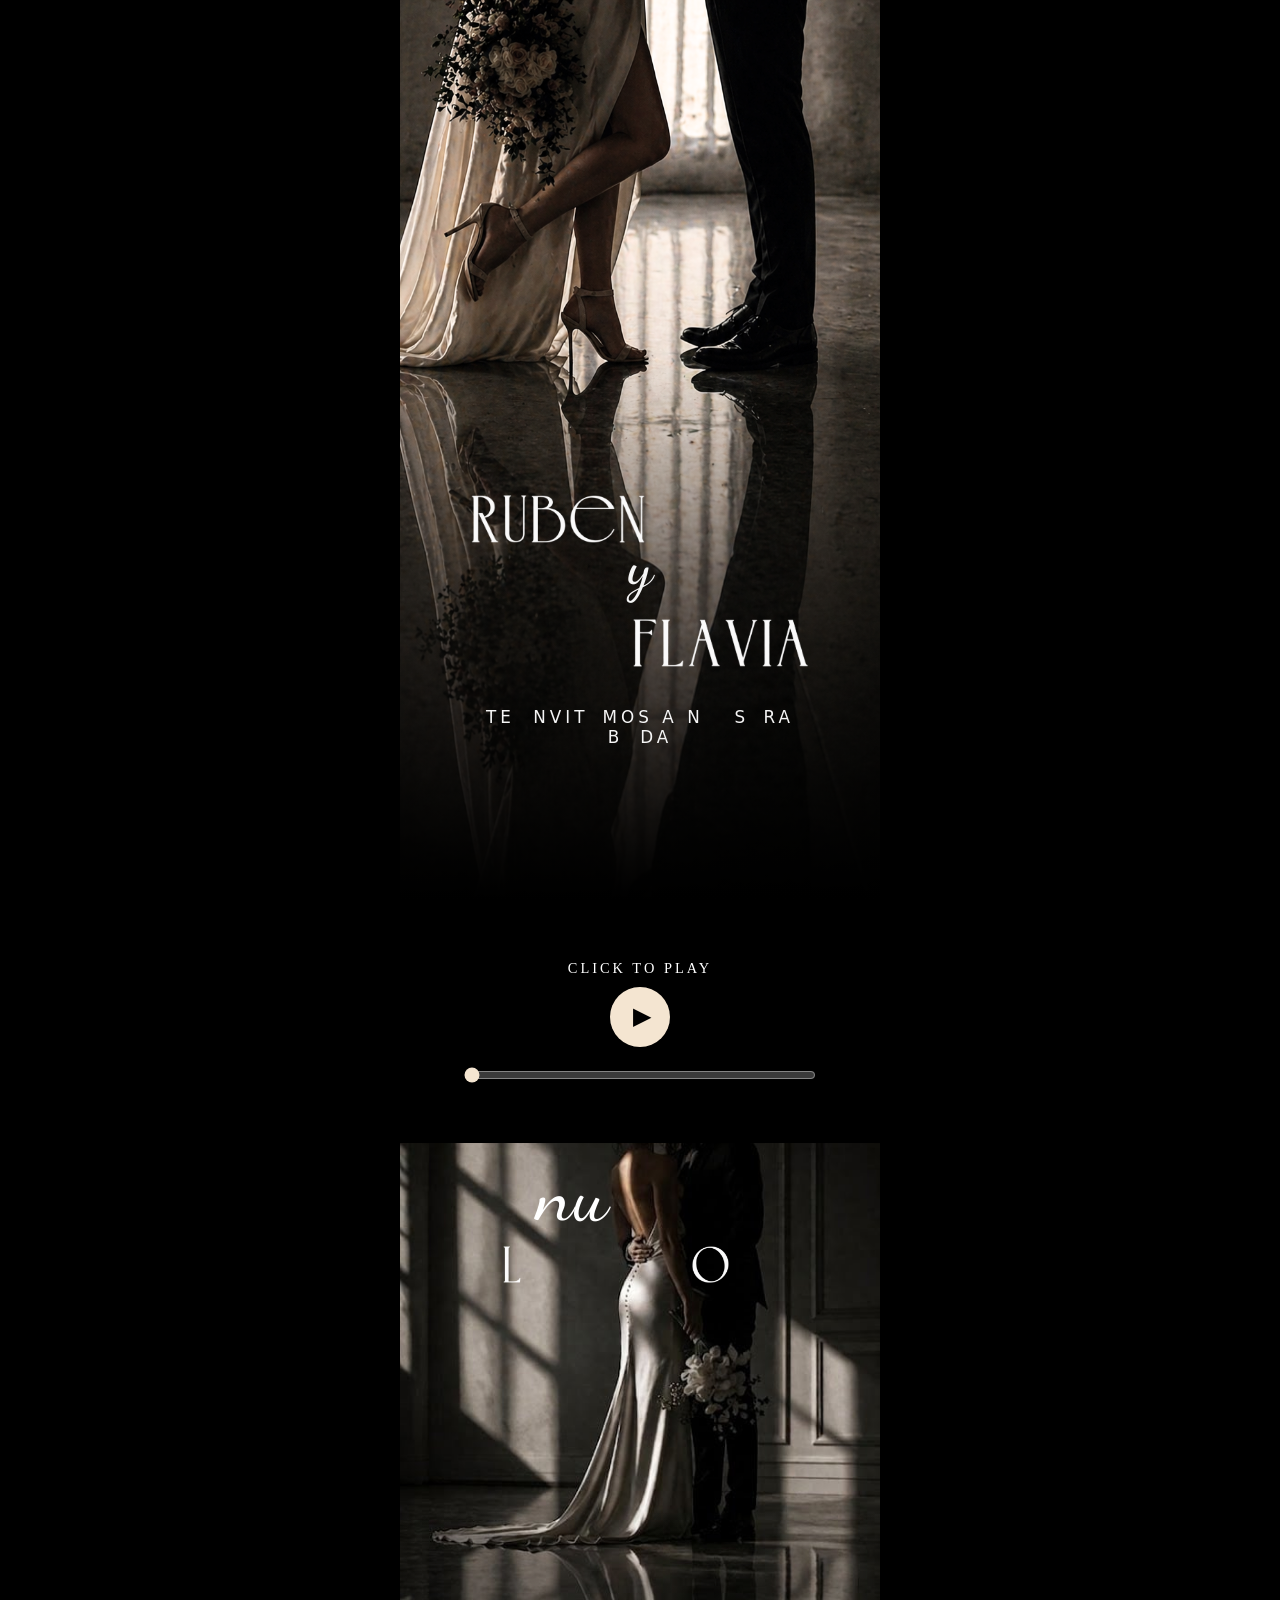
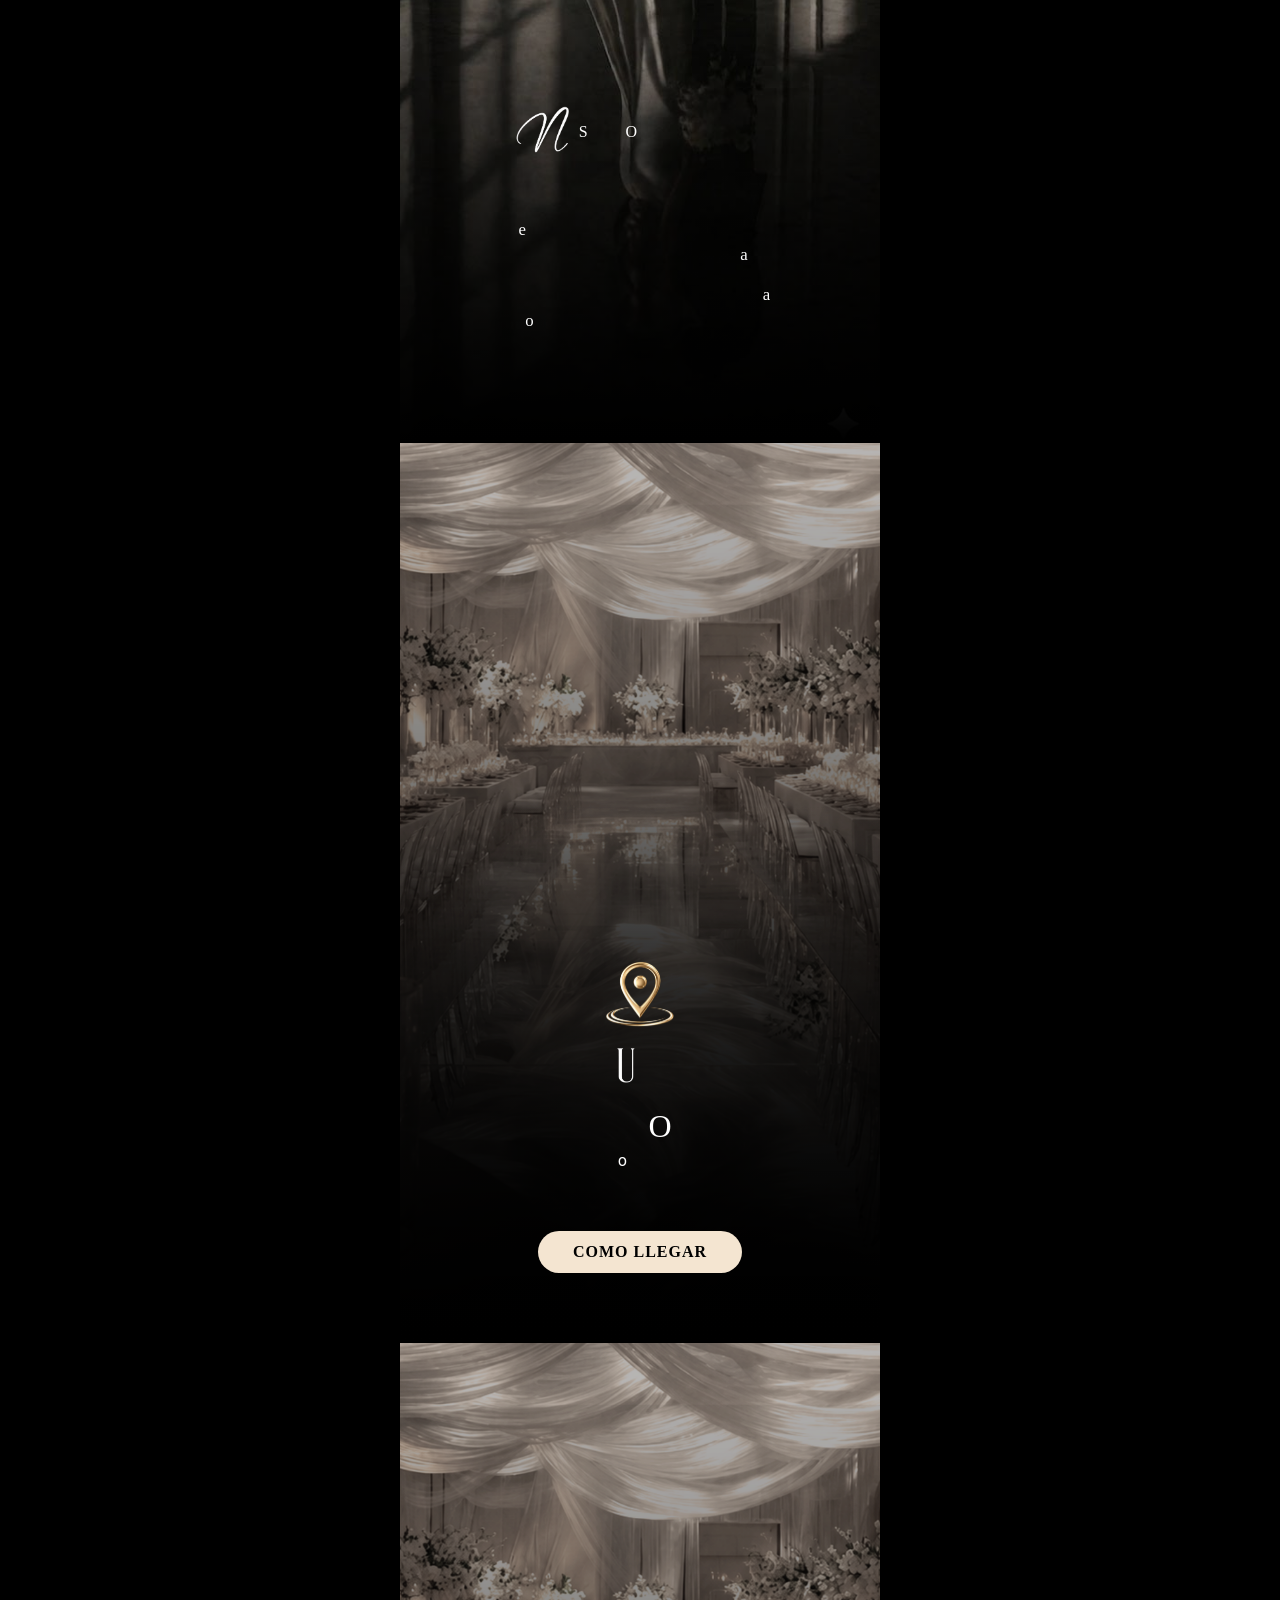
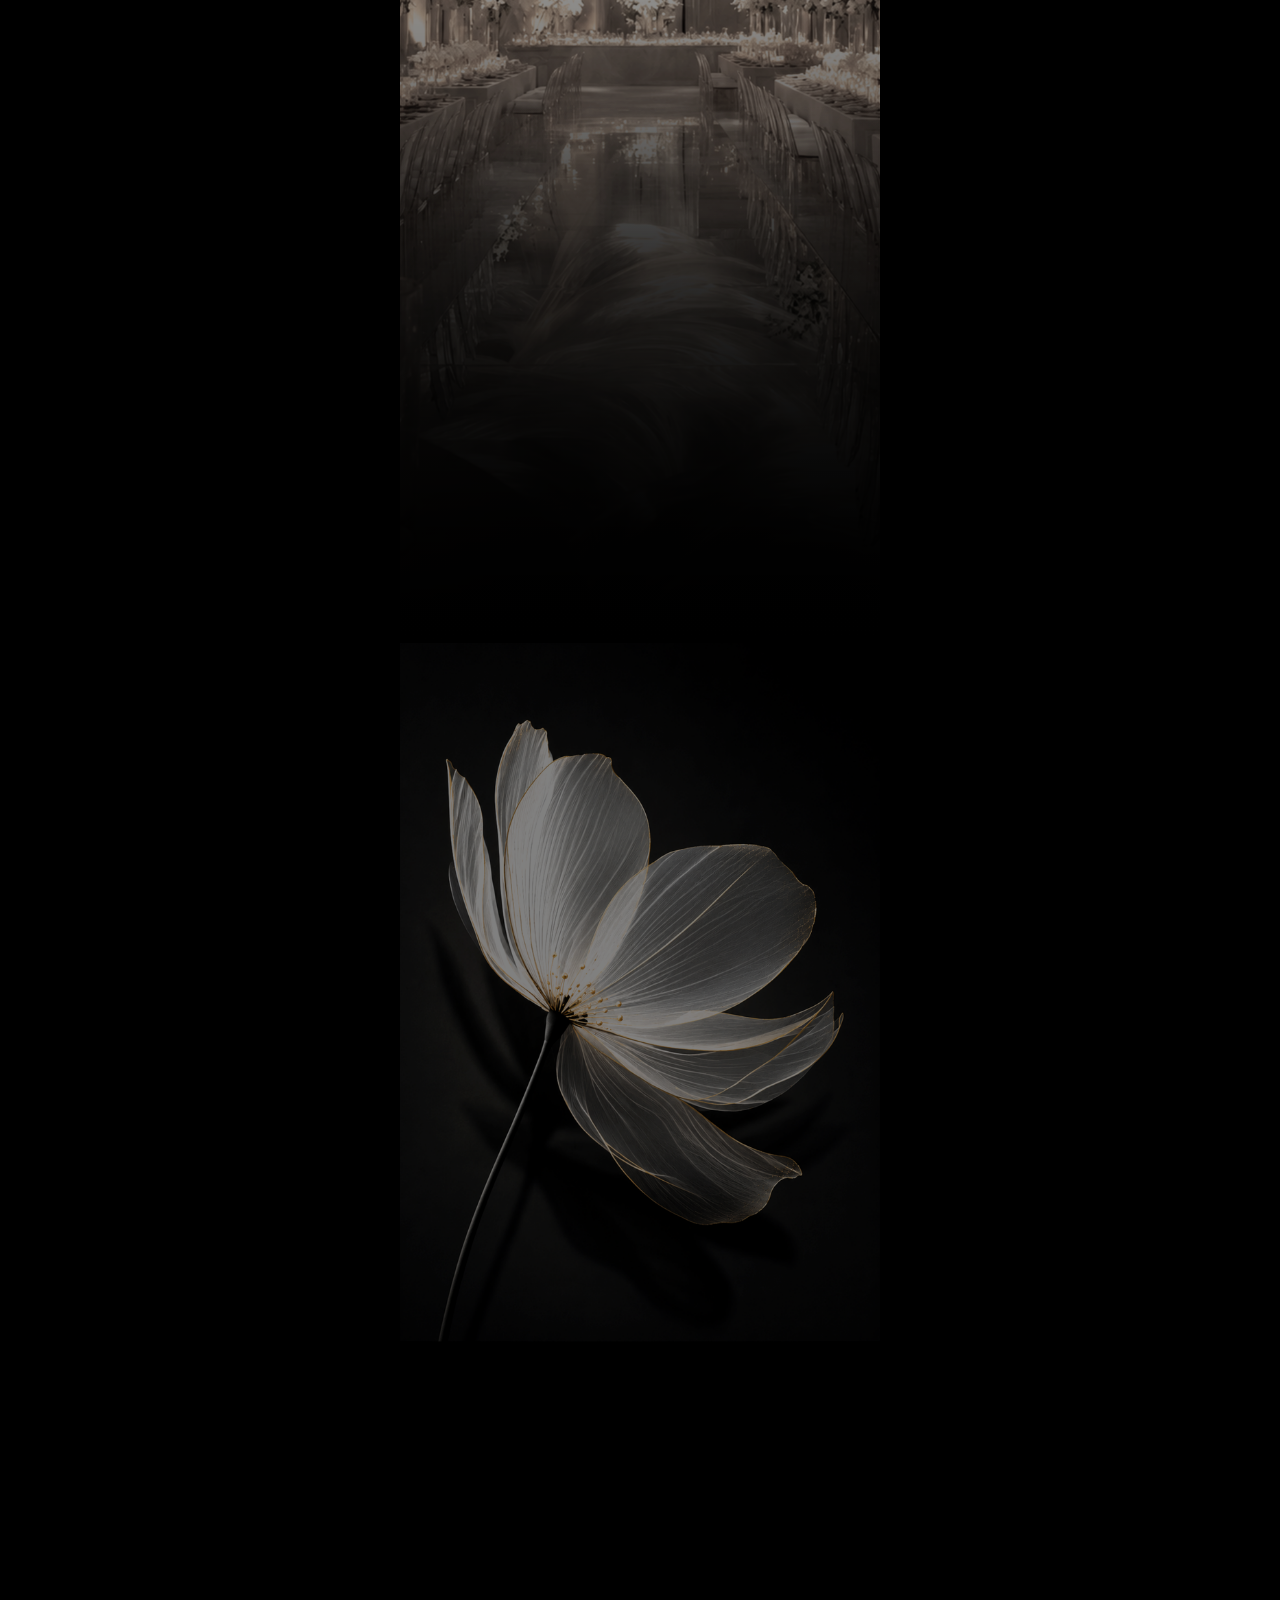
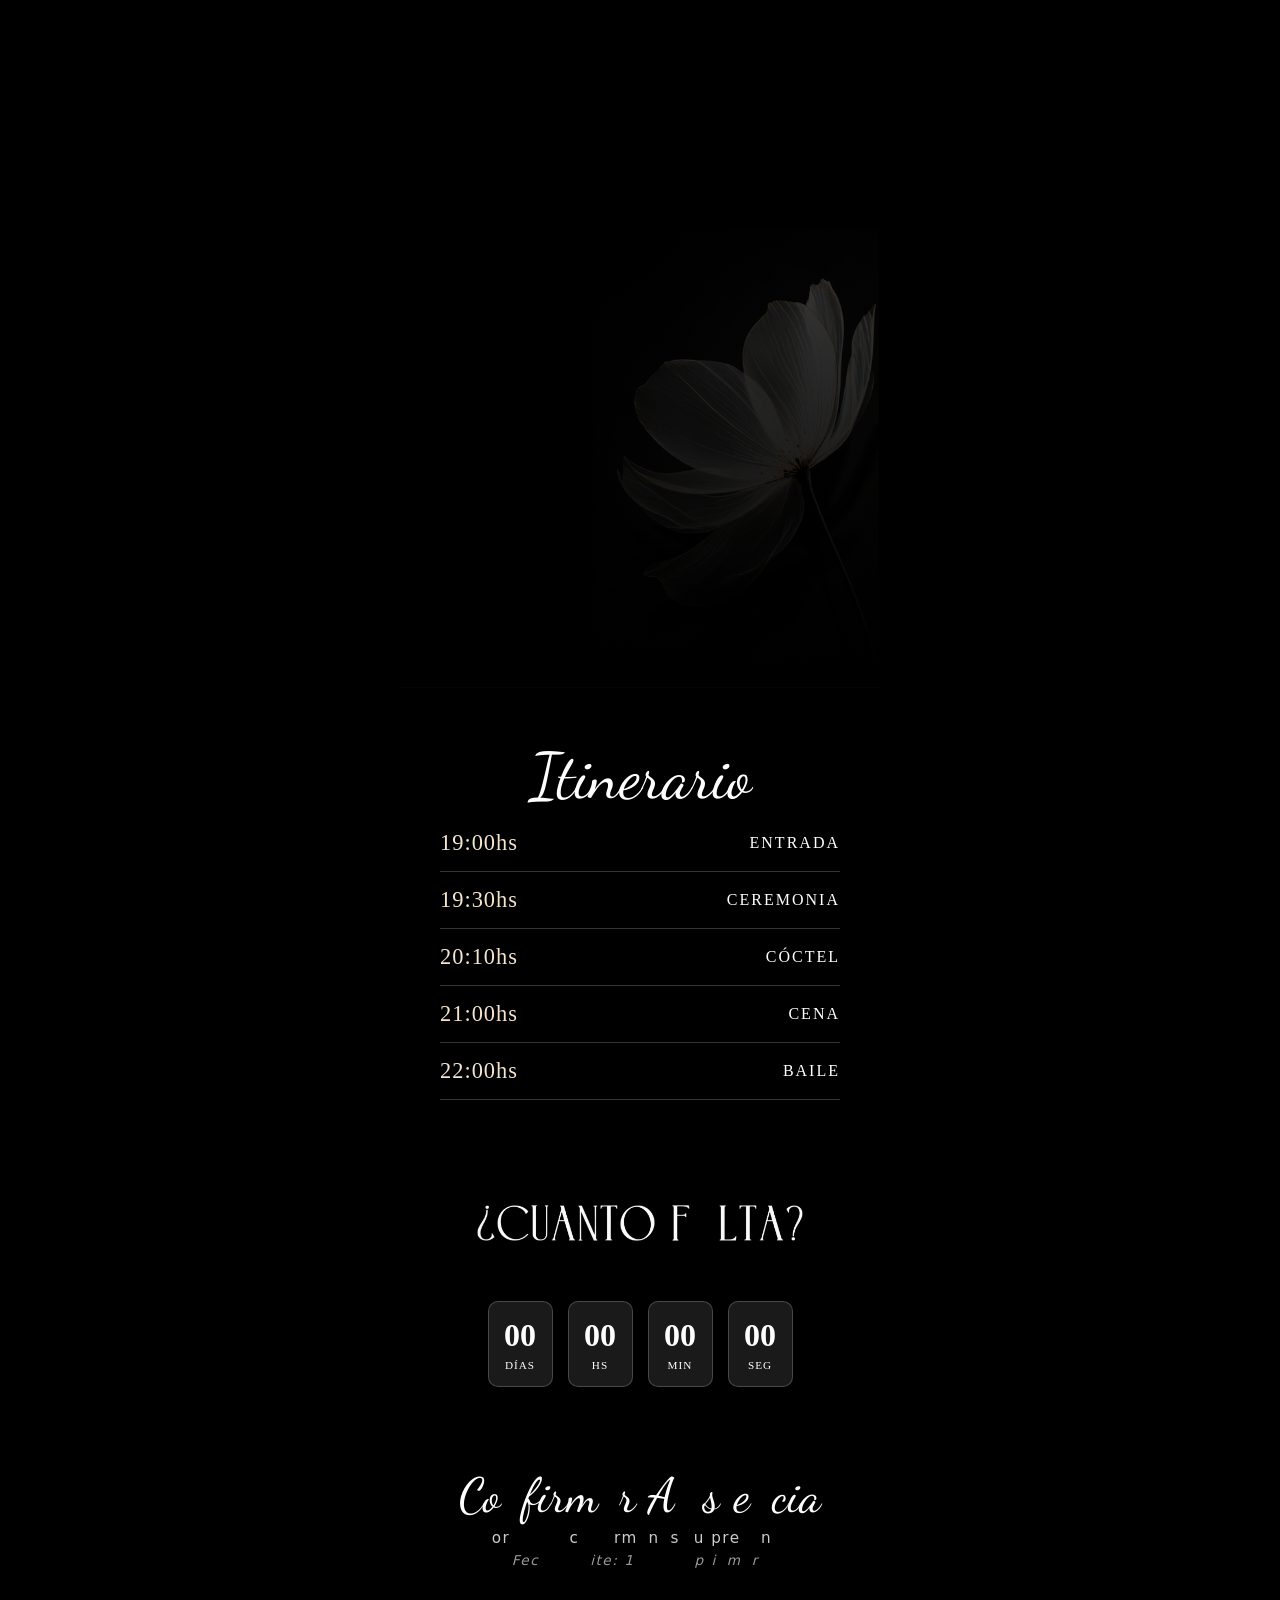
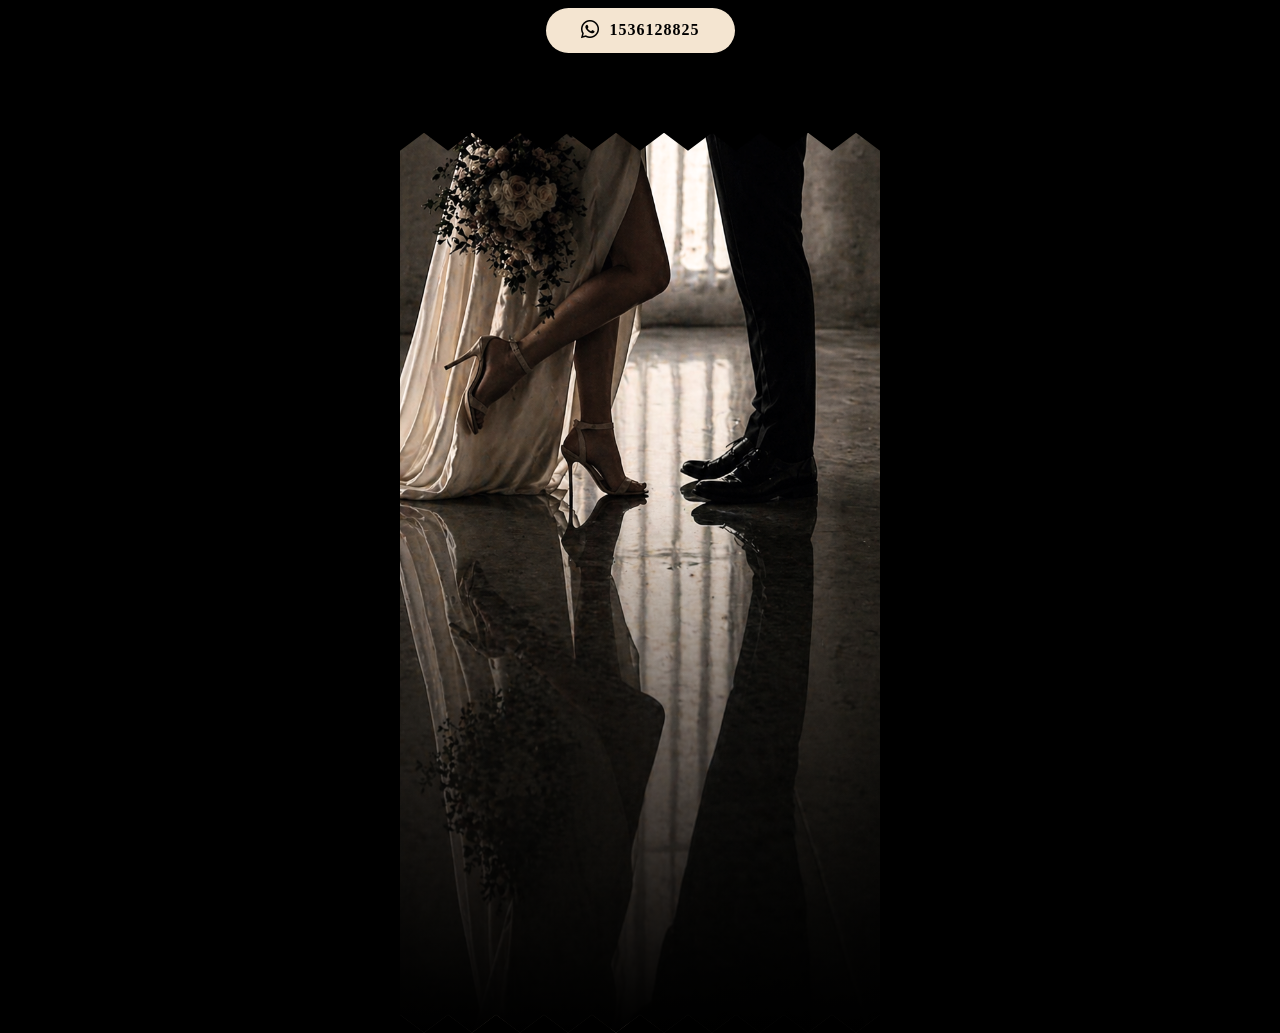
<file: detalles.html>
<!DOCTYPE html>
<html lang="es">

<head>
    <meta charset="UTF-8">
    <meta name="viewport" content="width=device-width, initial-scale=1.0, maximum-scale=1.0, user-scalable=no">
    <title>Detalles de la Boda</title>
    <link rel="preconnect" href="https://fonts.googleapis.com">
    <link rel="preconnect" href="https://fonts.gstatic.com" crossorigin>
    <link href="https://fonts.googleapis.com/css2?family=Dancing+Script:wght@400..700&display=swap" rel="stylesheet">
    <link rel="stylesheet" href="https://cdnjs.cloudflare.com/ajax/libs/font-awesome/6.0.0-beta3/css/all.min.css">
    <link rel="stylesheet" href="css/details.css">
</head>

<body class="detalles-body">

    <div class="mobile-wrapper">

        <!-- ================= SECCIÓN 1 ================= -->
        <section class="sec-bg bg-top bg-img-1">
            <div class="sec-content bottom-content sec-1-content">
                
                <div class="img-secuencia random-appear reveal reveal-left" style="align-self: flex-start; margin-left: 5%; position: relative; z-index: 3;">
                    <img src="img/r.png" class="letra img-letra" alt="r">
                    <img src="img/u.png" class="letra img-letra" alt="u">
                    <img src="img/b.png" class="letra img-letra" alt="b">
                    <img src="img/e.png" class="letra img-letra" alt="e">
                    <img src="img/nn.png" class="letra img-letra" alt="n">
                </div>
                
                <div class="and-text-container random-appear reveal reveal-bottom">
                    <span class="letra cursiva and-text">y</span>
                </div>

                <div class="img-secuencia random-appear reveal reveal-right" style="align-self: flex-end; margin-right: 5%; margin-top: 10px; position: relative; z-index: 3;">
                    <img src="img/f.png" class="letra img-letra" alt="f">
                    <img src="img/l.png" class="letra img-letra" alt="l">
                    <img src="img/a.png" class="letra img-letra" alt="a">
                    <img src="img/v.png" class="letra img-letra" alt="v">
                    <img src="img/i.png" class="letra img-letra" alt="i">
                    <img src="img/a.png" class="letra img-letra" alt="a">
                </div>

                <p class="random-appear reveal reveal-left fuente1" style="margin-top: 35px; font-size: 1.05rem; letter-spacing: 4px; color: var(--dorado-plateado);">TE INVITAMOS A NUESTRA BODA</p>
            </div>
        </section>

        <!-- ================= SECCIÓN 2 (AUDIO) ================= -->
        <section class="sec-audio reveal reveal-bottom">
            <audio id="wedding-audio" src="aud/Tender Surrender.mp3"></audio>
            <div class="audio-player">
                <p class="audio-label random-appear">click to play</p>
                <div class="btn-container">
                    <button id="play-pause-btn" class="play-btn">▶</button>
                </div>
                <input type="range" id="audio-progress" value="0" max="100">
            </div>
        </section>

        <!-- ================= SECCIÓN 3 ================= -->
        <section class="sec-bg bg-top bg-img-3">
            <div class="sec-content top-content">
                <h2 class="cursiva random-appear reveal reveal-right" style="font-size: 4.9rem; line-height: 0.8; margin-bottom: 15px;">nuestra</h2>
                <div class="img-secuencia random-appear reveal reveal-right">
                    <img src="img/l.png" class="letra img-letra-md" alt="l">
                    <img src="img/o.png" class="letra img-letra-md" alt="o">
                    <img src="img/v.png" class="letra img-letra-md" alt="v">
                    <img src="img/e.png" class="letra img-letra-md" alt="e">
                    <div class="espacio"></div>
                    <img src="img/s.png" class="letra img-letra-md" alt="s">
                    <img src="img/t.png" class="letra img-letra-md" alt="t">
                    <img src="img/o.png" class="letra img-letra-md" alt="o">
                    <img src="img/r.png" class="letra img-letra-md" alt="r">
                    <img src="img/y.png" class="letra img-letra-md" alt="y">
                </div>
            </div>

            <div class="sec-content bottom-content text-left-align">
                
                <!-- Letra Capital Clásica (Cuento) -->
                <div class="story-wrapper reveal reveal-left">
                    <div class="random-appear drop-cap-wrapper">
                        <img src="img/n.png" class="letra drop-cap-img" alt="n">
                    </div>
                    <div class="uppercase-text random-appear">
                        os conocimos sin saber cuánto iban a cambiar nuestras vidas.
                    </div>
                </div>

                <p class="normal-text reveal reveal-right random-appear">No queremos dejar de compartir esta alegría con ustedes que son personas muy allegadas a nosotros.</p>
                <p class="normal-text reveal reveal-left random-appear">Los esperamos el día de nuestra boda para ser testigos de este momento tan significativo en nuestras vidas!</p>
            </div>
        </section>

        <!-- ================= SECCIÓN 4 ================= -->
        <section class="sec-bg bg-left bg-img-4">
            <div class="sec-content bottom-content">
                <div class="random-appear reveal reveal-bottom">
                    <img src="img/ubi.png" class="letra ubi-img" alt="ubi">
                </div>
                <div class="img-secuencia random-appear reveal reveal-left" style="margin-bottom: 10px;">
                    <span class="cursiva letra" style="font-size: 3.2rem; margin-right: 12px; line-height: 0.8;">el</span>
                    <img src="img/l.png" class="letra img-letra-lg" alt="l">
                    <img src="img/u.png" class="letra img-letra-lg" alt="u">
                    <img src="img/g.png" class="letra img-letra-lg" alt="g">
                    <img src="img/a.png" class="letra img-letra-lg" alt="a">
                    <img src="img/r.png" class="letra img-letra-lg" alt="r">
                </div>
                
                <p class="location-title reveal reveal-right random-appear">Registro Civil</p>
                <p class="location-desc reveal reveal-left random-appear fuente1">Av. Hipólito Yrigoyen 497<br>28/10/26, 10:00hs</p>
                <a href="https://www.google.com/maps/place/Registro+Civil+Quilmes/@-34.7222926,-58.263849,17z/data=!4m6!3m5!1s0x95a32e14ccfd0c63:0xcdbf57abe2b7e307!8m2!3d-34.7222821!4d-58.2612928!16s%2Fg%2F11bwfjlfkk?entry=ttu&g_ep=EgoyMDI2MDgzMC4wIKXMDSoASAFQAw%3D%3D" target="_blank" class="action-btn reveal reveal-bottom">Como llegar</a>
            </div>
        </section>

        <!-- ================= SECCIÓN 5 ================= -->
        <section class="sec-bg bg-right bg-img-4">
            <div class="sec-content bottom-content">
                <div class="random-appear reveal reveal-bottom">
                    <img src="img/ubi.png" class="letra ubi-img" alt="ubi">
                </div>
                <div class="img-secuencia random-appear reveal reveal-left" style="margin-bottom: 10px;">
                    <span class="cursiva letra" style="font-size: 3.2rem; margin-right: 12px; line-height: 0.8;">el</span>
                    <img src="img/l.png" class="letra img-letra-lg" alt="l">
                    <img src="img/u.png" class="letra img-letra-lg" alt="u">
                    <img src="img/g.png" class="letra img-letra-lg" alt="g">
                    <img src="img/a.png" class="letra img-letra-lg" alt="a">
                    <img src="img/r.png" class="letra img-letra-lg" alt="r">
                </div>

                <p class="location-title reveal reveal-right random-appear">Clahe Eventos</p>
                <p class="location-desc reveal reveal-left random-appear fuente1">Lavalleja 566, Quilmes<br>30/10/26 19:00hs (Puntual)</p>
                <a href="https://www.google.com/maps/place/Clahe+Eventos+Quilmes+GH/@-34.7387343,-58.2578871,17z/data=!4m6!3m5!1s0x95a32f239f5dbd4d:0x5a5b68ce224e5cde!8m2!3d-34.7387581!4d-58.2552673!16s%2Fg%2F11z2b1fqbm?entry=ttu&g_ep=EgoyMDI2MDgzMC4wIKXMDSoASAFQAw%3D%3D" target="_blank" class="action-btn reveal reveal-bottom">Como llegar</a>
            </div>
        </section>

        <!-- ================= SECCIÓN 6 ================= -->
        <section class="sec-bg bg-top bg-img-6" style="min-height: 150vh;">

            <div class="sec-content top-content">
                <div class="img-secuencia random-appear reveal reveal-right" style="margin-bottom: 30px;">
                    <img src="img/d.png" class="letra img-letra-md" alt="d">
                    <img src="img/e.png" class="letra img-letra-md" alt="e">
                    <img src="img/t.png" class="letra img-letra-md" alt="t">
                    <img src="img/a.png" class="letra img-letra-md" alt="a">
                    <img src="img/l.png" class="letra img-letra-md" alt="l">
                    <img src="img/l.png" class="letra img-letra-md" alt="l">
                    <img src="img/e.png" class="letra img-letra-md" alt="e">
                    <img src="img/s.png" class="letra img-letra-md" alt="s">
                </div>
            </div>

            <div class="sec-content details-list"><br><br>
                <div class="detail-item reveal reveal-left">
                    <h2 class="random-appear cursiva" style="font-size: 2.5rem; margin-bottom: 5px;">Dress Code</h2>
                    <p class="random-appear fuente2">Elegante sport<br>Damas, evitar<br>color blanco/negro</p>
                </div><br>

                <div class="detail-item item-regalo reveal reveal-right">
                    <h2 class="random-appear cursiva" style="font-size: 2.5rem; margin-bottom: 5px;">Regalo</h2>
                    <p class="random-appear fuente2">Tu presencia<br>es el mejor regalo,<br>pero si quieres<br>brindar algo más...</p>
                    <a href="present.html" class="action-btn">Aquí</a>
                </div>

                <div class="detail-item reveal reveal-left">
                    <h2 class="random-appear cursiva" style="font-size: 2.5rem; margin-bottom: 5px;">Playlist</h2>
                    <p class="random-appear fuente2">¡Que tu tema favorito no deje de sonar<br>en esta gran noche!<br>Ayuda a armar<br>la playlist de la fiesta.</p>
                    <a href="https://docs.google.com/forms/d/e/1FAIpQLSdzzMFBmO0eEkpDad_8XIhEwgeoVHCdSV171xJRjdG0YKozkw/viewform" target="_blank" class="action-btn">Aquí</a>
                </div>

                <div class="detail-item reveal reveal-right">
                    <h2 class="random-appear cursiva" style="font-size: 2.5rem; margin-bottom: 5px;">Menu Especial</h2>
                    <p class="random-appear fuente2">informa sobre tus restricciones y/o alergias<br>relacionadas a los alimentos<br>Para que te podamos<br>preparar una comida especial.</p>
                    <a href="https://docs.google.com/forms/d/e/1FAIpQLSfj482MY5lFXC9PG6pqjVVwWVKQIy24pcoBXO6dDdg2JHMZXQ/viewform" target="_blank" class="action-btn">Aquí</a>
                </div>

                <div class="detail-item reveal reveal-left">
                    <h2 class="random-appear cursiva" style="font-size: 2.5rem; margin-bottom: 5px;">Carpeta Online</h2>
                    <p class="random-appear fuente2">Hemos creado una carpeta<br>para que puedan subir<br>las fotos y videos que tomen<br>de la fiesta.</p>
                    <a href="https://drive.google.com/drive/folders/1iDv05mon4af1bg76vDoOa8rGifoV_29K" target="_blank" class="action-btn">Aquí</a>
                </div>
            </div>
        </section>

        <!-- ================= SECCIÓN ITINERARIO ================= -->
        <section class="sec-itinerario reveal reveal-bottom">
            <h2 class="cursiva random-appear reveal reveal-right" style="font-size: 4rem; margin-bottom: 15px; text-align: center;">Itinerario</h2>
            
            <div class="itinerary-list">
                <div class="itinerary-item reveal reveal-left">
                    <span class="itinerary-time random-appear">19:00hs</span>
                    <span class="itinerary-event random-appear">Entrada</span>
                </div>
                <div class="itinerary-item reveal reveal-right">
                    <span class="itinerary-time random-appear">19:30hs</span>
                    <span class="itinerary-event random-appear">Ceremonia</span>
                </div>
                <div class="itinerary-item reveal reveal-left">
                    <span class="itinerary-time random-appear">20:10hs</span>
                    <span class="itinerary-event random-appear">Cóctel</span>
                </div>
                <div class="itinerary-item reveal reveal-right">
                    <span class="itinerary-time random-appear">21:00hs</span>
                    <span class="itinerary-event random-appear">Cena</span>
                </div>
                <div class="itinerary-item reveal reveal-left">
                    <span class="itinerary-time random-appear">22:00hs</span>
                    <span class="itinerary-event random-appear">Baile</span>
                </div>
            </div>
        </section>

        <!-- ================= SECCIÓN 7 (CONTADOR & ASISTENCIA) ================= -->
        <section class="sec-countdown reveal reveal-bottom">
            <div class="img-secuencia random-appear" style="margin-bottom: 30px; width: 100%;">
                <img src="img/¿.png" class="letra img-letra-falta" alt="¿">
                <img src="img/c.png" class="letra img-letra-falta" alt="c">
                <img src="img/u.png" class="letra img-letra-falta" alt="u">
                <img src="img/a.png" class="letra img-letra-falta" alt="a">
                <img src="img/nn.png" class="letra img-letra-falta" alt="n">
                <img src="img/t.png" class="letra img-letra-falta" alt="t">
                <img src="img/o.png" class="letra img-letra-falta" alt="o">
                <div class="espacio"></div>
                <img src="img/f.png" class="letra img-letra-falta" alt="f">
                <img src="img/a.png" class="letra img-letra-falta" alt="a">
                <img src="img/l.png" class="letra img-letra-falta" alt="l">
                <img src="img/t.png" class="letra img-letra-falta" alt="t">
                <img src="img/a.png" class="letra img-letra-falta" alt="a">
                <img src="img/¿-.png" class="letra img-letra-falta" alt="?">
            </div>

            <div class="countdown-grid">
                <div class="time-box">
                    <span id="days">00</span>
                    <small>DÍAS</small>
                </div>
                <div class="time-box">
                    <span id="hours">00</span>
                    <small>HS</small>
                </div>
                <div class="time-box">
                    <span id="mins">00</span>
                    <small>MIN</small>
                </div>
                <div class="time-box">
                    <span id="secs">00</span>
                    <small>SEG</small>
                </div>
            </div>

            <!-- Confirmar Asistencia -->
            <div class="rsvp-container" style="margin-top: 50px; display: flex; flex-direction: column; align-items: center; width: 100%;">
                <h3 class="cursiva random-appear" style="font-size: clamp(2rem, 9vw, 3rem); white-space: nowrap; margin-bottom: 5px;">Confirmar Asistencia</h3>
                <p class="fuente2 random-appear" style="text-transform: none; font-size: 0.95rem; margin-bottom: 5px; opacity: 0.8;">Por favor confirmanos tu presencia</p>
                <p class="fuente2 random-appear" style="text-transform: none; font-size: 0.85rem; margin-bottom: 25px; opacity: 0.6; font-style: italic;">Fecha límite: 12 de septiembre</p>
                <a href="https://wa.me/5491536128825" target="_blank" class="action-btn" style="display: flex; align-items: center; gap: 10px;">
                    <i class="fa-brands fa-whatsapp" style="font-size: 1.3rem;"></i> 1536128825
                </a>
            </div>
        </section>

        <!-- ================= SECCIÓN 8 ================= -->
        <section class="sec-bg bg-top bg-img-1 torn-paper-border">
            <div class="sec-content bottom-content">
                
                <div class="img-secuencia random-appear reveal reveal-left" style="align-self: flex-start; margin-left: 5%; position: relative; z-index: 3;">
                    <img src="img/r.png" class="letra img-letra" alt="r">
                    <img src="img/u.png" class="letra img-letra" alt="u">
                    <img src="img/b.png" class="letra img-letra" alt="b">
                    <img src="img/e.png" class="letra img-letra" alt="e">
                    <img src="img/nn.png" class="letra img-letra" alt="n">
                </div>
                
                <div class="and-text-container random-appear reveal reveal-bottom">
                    <span class="letra cursiva and-text">y</span>
                </div>

                <div class="img-secuencia random-appear reveal reveal-right" style="align-self: flex-end; margin-right: 5%; margin-top: 10px; position: relative; z-index: 3;">
                    <img src="img/f.png" class="letra img-letra" alt="f">
                    <img src="img/l.png" class="letra img-letra" alt="l">
                    <img src="img/a.png" class="letra img-letra" alt="a">
                    <img src="img/v.png" class="letra img-letra" alt="v">
                    <img src="img/i.png" class="letra img-letra" alt="i">
                    <img src="img/a.png" class="letra img-letra" alt="a">
                </div>

            </div>
        </section>

    </div>

    <script src="js/details.js"></script>
</body>

</html>
</file>
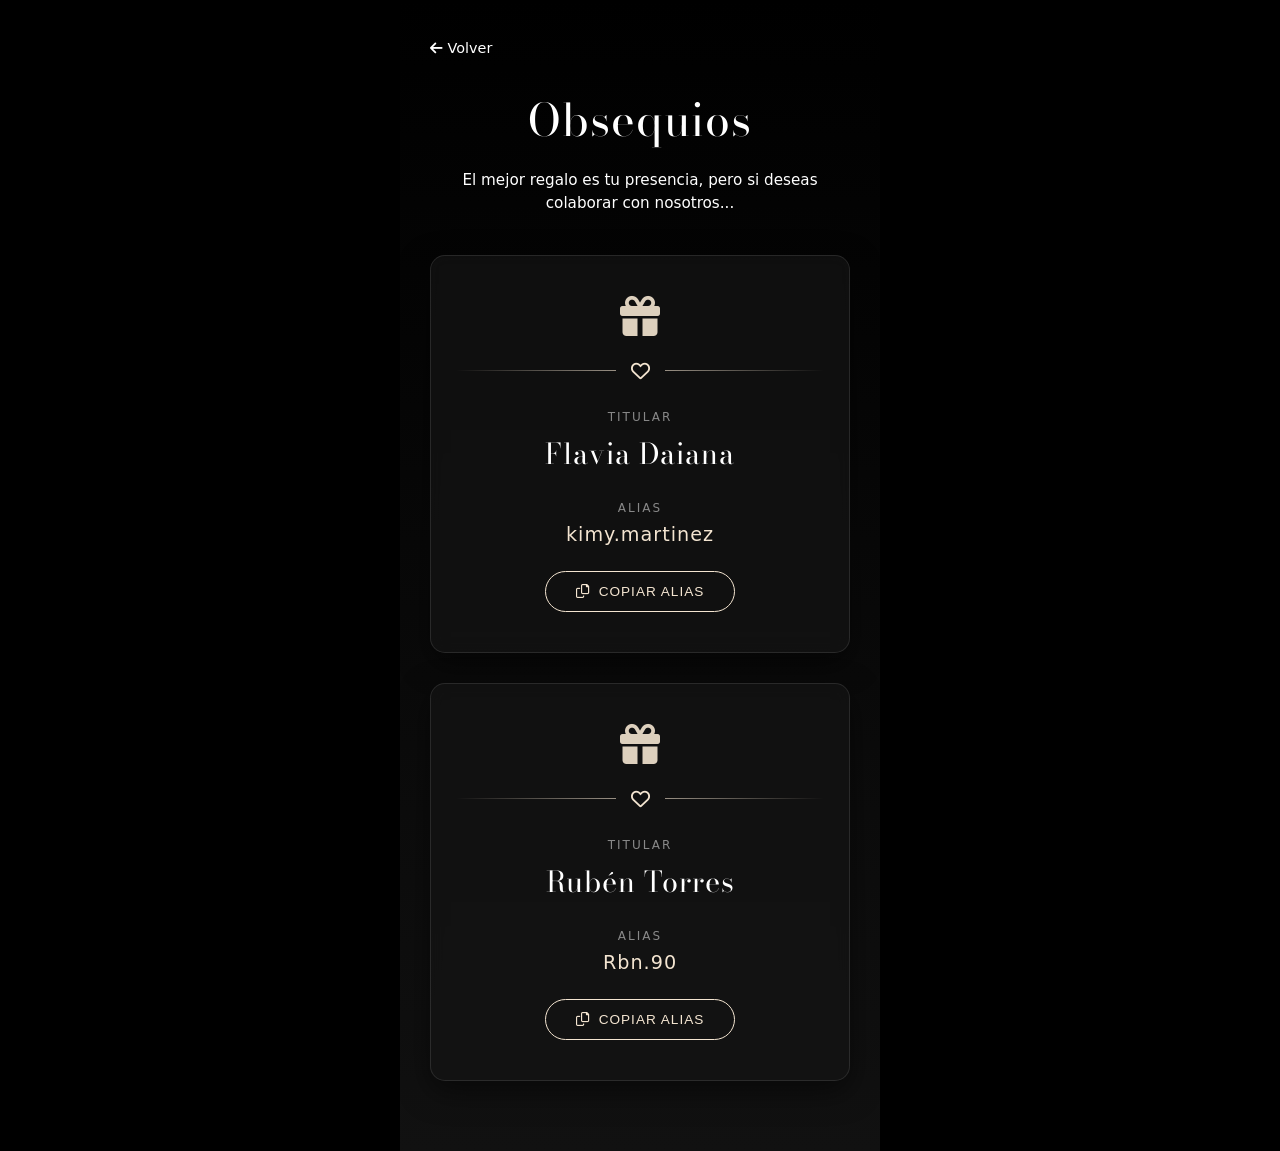
<file: present.html>
<!DOCTYPE html>
<html lang="es">
<head>
    <meta charset="UTF-8">
    <meta name="viewport" content="width=device-width, initial-scale=1.0, maximum-scale=1.0, user-scalable=no">
    <title>Obsequios - Boda</title>
    <link rel="preconnect" href="https://fonts.googleapis.com">
    <link rel="preconnect" href="https://fonts.gstatic.com" crossorigin>
    <link href="https://fonts.googleapis.com/css2?family=Bodoni+Moda:ital,opsz,wght@0,6..96,400..900;1,6..96,400..900&family=Cinzel:wght@400..900&display=swap" rel="stylesheet">
    <!-- FontAwesome para iconos -->
    <link rel="stylesheet" href="https://cdnjs.cloudflare.com/ajax/libs/font-awesome/6.0.0-beta3/css/all.min.css">
    <link rel="stylesheet" href="css/present.css">
</head>
<body class="present-body">

    <div class="mobile-wrapper">
        <section class="sec-present">
            
            <a href="detalles.html" class="back-link reveal reveal-bottom"><i class="fa-solid fa-arrow-left"></i> Volver</a>
            
            <h2 class="title-main reveal reveal-bottom">Obsequios</h2>
            <p class="subtitle reveal reveal-bottom">El mejor regalo es tu presencia, pero si deseas colaborar con nosotros...</p>
            
            <!-- Tarjeta Flavia -->
            <div class="card reveal reveal-left">
                <i class="fa-solid fa-gift card-icon"></i>
                
                <div class="divider">
                    <div class="line left-line"></div>
                    <i class="fa-regular fa-heart"></i>
                    <div class="line right-line"></div>
                </div>
                
                <div class="card-info">
                    <p class="label">TITULAR</p>
                    <p class="value">Flavia Daiana</p>
                    <p class="label">ALIAS</p>
                    <p class="value alias-text">kimy.martinez</p>
                </div>
                
                <button class="action-btn copy-btn" data-alias="kimy.martinez">
                    <i class="fa-regular fa-copy"></i> Copiar Alias
                </button>
            </div>

            <!-- Tarjeta Rubén -->
            <div class="card reveal reveal-right">
                <i class="fa-solid fa-gift card-icon"></i>
                
                <div class="divider">
                    <div class="line left-line"></div>
                    <i class="fa-regular fa-heart"></i>
                    <div class="line right-line"></div>
                </div>
                
                <div class="card-info">
                    <p class="label">TITULAR</p>
                    <p class="value">Rubén Torres</p>
                    <p class="label">ALIAS</p>
                    <p class="value alias-text">Rbn.90</p>
                </div>
                
                <button class="action-btn copy-btn" data-alias="Rbn.90">
                    <i class="fa-regular fa-copy"></i> Copiar Alias
                </button>
            </div>

        </section>
    </div>

    <!-- Contenedor del Sistema Toast Accesible -->
    <div id="toast-container" role="status" aria-live="polite"></div>

    <script src="js/present.js"></script>
</body>
</html>
</file>
<file: css/details.css>
@import url('https://fonts.googleapis.com/css2?family=Bodoni+Moda:ital,opsz,wght@0,6..96,400..900;1,6..96,400..900&family=Cinzel:wght@400..900&display=swap');

:root {
    --dorado-plateado: #F5F5F5;
    --texto-claro: #ffffff;
    --fondo-negro: #000000;
    --boton-bg: #f4e5d1;
    --boton-text: #000000;
    --fuente-nombres: 'Bodoni MT', serif;
    --fuente-textos: 'ITC Bodoni Seventy-Two', serif;
}

* {
    margin: 0;
    padding: 0;
    box-sizing: border-box;
}

html, body {
    overflow-x: hidden;
    width: 100%;
}

.detalles-body {
    background-color: var(--fondo-negro);
    color: var(--texto-claro);
    font-family: var(--fuente-textos);
    display: flex;
    flex-direction: column;
    align-items: center;
}

.mobile-wrapper {
    width: 100%;
    max-width: 480px;
    margin: 0 auto;
    display: flex;
    flex-direction: column;
}

/* =========================================
   Secciones con Fondo Animado
========================================= */
.sec-bg {
    position: relative;
    width: 100%;
    min-height: 100vh;
    display: flex;
    flex-direction: column;
    justify-content: space-between;
    overflow: hidden; 
    z-index: 1; 
}

.sec-bg::before {
    content: "";
    position: absolute;
    top: 0; left: 0; 
    width: 100%; height: 100%;
    background-size: cover;
    background-position: center;
    background-repeat: no-repeat;
    z-index: -1;
    transition: transform 1.2s cubic-bezier(0.25, 1, 0.5, 1);
}

.bg-img-1::before { background-image: linear-gradient(to bottom, transparent 40%, #000 100%), url('../img/f2.png'); }
.bg-img-3::before { background-image: linear-gradient(to bottom, transparent 40%, #000 100%), url('../img/f3.jpg'); }
.bg-img-4::before { background-image: linear-gradient(to bottom, transparent 40%, #000 100%), url('../img/f4.png'); }
.bg-img-6::before { background-image: linear-gradient(to bottom, transparent 40%, #000 100%), url('../img/f5.png'); }

.bg-top::before { transform: translateY(-100%); }
.bg-left::before { transform: translateX(-100%); }
.bg-right::before { transform: translateX(100%); }

.sec-bg.active-bg::before {
    transform: translate(0, 0);
}

.sec-content {
    width: 100%;
    padding: 40px 50px; 
    display: flex;
    flex-direction: column;
    align-items: center;
    text-align: center;
}

.bottom-content {
    margin-top: auto;
    padding-bottom: 70px; 
}

.sec-1-content {
    margin-top: 50vh; 
}

.top-content {
    padding-top: 20px;
}

.action-btn {
    display: inline-block;
    background-color: var(--boton-bg);
    color: var(--boton-text);
    padding: 12px 35px;
    border-radius: 25px;
    text-decoration: none;
    font-size: 1rem;
    font-weight: bold;
    text-transform: uppercase;
    margin-top: 15px;
    letter-spacing: 1px;
    transition: transform 0.3s;
}

.action-btn:hover {
    transform: scale(1.05);
}

.location-title {
    font-size: 2rem;
    margin: 15px 0 5px;
    text-transform: uppercase;
    letter-spacing: 2px;
}

.location-desc {
    font-size: 0.95rem;
    margin-bottom: 20px;
    line-height: 1.5;
}

.img-secuencia {
    display: flex;
    flex-direction: row;
    align-items: flex-end; 
    justify-content: center;
    flex-wrap: nowrap;
    margin: 5px 0;
}

.img-letra { height: 48px; width: auto; margin: 0 2px; }
.img-letra-lg { height: 35px; width: auto; margin: 0 2px; } 
.img-letra-md { height: 37px; width: auto; margin: 0 1.5px; }
.img-letra-falta { height: 36px; width: auto; margin: 0 1px; } 
.img-letra-sm { height: 18px; width: auto; margin: 0 1px; }
.espacio { width: 15px; }

/* =========================================
   Conector de texto "y"
========================================= */
.and-text-container {
    text-align: center;
    margin: -15px 0 12px 0; /* Margen modificado para evitar choque en ambos nombres en móviles */
    z-index: 2;
    position: relative;
    width: 100%;
}

.and-text {
    font-size: 4rem;
    color: var(--dorado-plateado);
    display: inline-block;
    line-height: 1;
    text-transform: none;
}

/* =========================================
   Sección 3: Drop Cap Literario (N) Clásico
========================================= */
.story-wrapper {
    display: block; 
    width: 100%;
    max-width: 250px; 
    margin: 0 auto 25px; 
}

.story-wrapper::after {
    content: "";
    display: table;
    clear: both;
}

.drop-cap-wrapper {
    float: left; 
    margin-right: -4px; 
    margin-top: 10px; 
    margin-bottom: 0px; 
}

.drop-cap-img {
    height: 48px; 
    width: auto;
    display: block;
}

.story-wrapper .uppercase-text {
    text-transform: uppercase;
    font-size: 1rem; 
    line-height: 1.5; 
    text-align: left; 
    display: block;
}

.normal-text {
    text-transform: none;
    font-size: 1.05rem; 
    text-align: center;
    margin-bottom: 15px;
    line-height: 1.5;
    padding: 0 10px; 
}

/* =========================================
   Secciones 4 y 5: Ícono Lugar
========================================= */
.ubi-img {
    width: 70px; 
    margin: 0 auto 10px;
    display: block;
}

/* =========================================
   Sección 6: Detalles
========================================= */
.details-list {
    gap: 45px;
    padding: 20px 55px 60px; 
}

.detail-item {
    display: flex;
    flex-direction: column;
    align-items: center;
    gap: 15px;
}

.item-regalo {
    margin-top: 25px;
}

.detail-item p {
    text-transform: none;
    line-height: 1.5;
    font-size: 0.95rem; 
}

/* =========================================
   Itinerario (Sin Fondo Animado)
========================================= */
.sec-itinerario {
    width: 100%;
    display: flex;
    flex-direction: column;
    align-items: center;
    padding: 50px 0 20px; 
}

.itinerary-list {
    width: 100%;
    padding: 0 40px; 
    display: flex;
    flex-direction: column;
    gap: 15px;
}

.itinerary-item {
    display: flex;
    justify-content: space-between;
    align-items: center;
    border-bottom: 1px solid rgba(255, 255, 255, 0.2);
    padding-bottom: 15px;
    width: 100%;
}

.itinerary-time {
    font-family: var(--fuente-nombres);
    font-size: 1.4rem;
    color: var(--boton-bg);
    letter-spacing: 1px;
}

.itinerary-event {
    font-family: var(--fuente-textos);
    font-size: 1rem;
    letter-spacing: 2px;
    text-transform: uppercase;
}

/* =========================================
   Sección 2: Audio Player Totalmente Centrado
========================================= */
.sec-audio {
    padding: 60px 20px;
    display: flex;
    flex-direction: column;
    align-items: center;
    justify-content: center;
}

.audio-player {
    display: flex;
    flex-direction: column;
    align-items: center;
    justify-content: center;
    width: 100%;
}

.btn-container {
    display: flex;
    justify-content: center;
    align-items: center;
    width: 100%;
}

.audio-label {
    text-transform: uppercase;
    letter-spacing: 3px;
    margin-bottom: 10px;
    font-size: 0.9rem;
}

.play-btn {
    background-color: var(--boton-bg);
    color: var(--boton-text);
    border: none;
    width: 60px;
    height: 60px;
    border-radius: 50%;
    font-size: 1.5rem;
    cursor: pointer;
    display: flex;
    justify-content: center;
    align-items: center;
    padding: 0 0 2px 4px; 
    line-height: 1;
    transition: transform 0.3s;
}

.play-btn.playing {
    padding-left: 0;
    padding-bottom: 0;
}

#audio-progress {
    width: 80%;
    margin-top: 20px;
    accent-color: var(--boton-bg);
}

/* =========================================
   Sección 7: Contador
========================================= */
.sec-countdown {
    padding: 80px 20px;
    display: flex;
    flex-direction: column;
    align-items: center;
    gap: 30px;
}

.countdown-grid {
    display: flex;
    gap: 15px;
    justify-content: center;
    width: 100%;
}

.time-box {
    display: flex;
    flex-direction: column;
    align-items: center;
    background: rgba(255,255,255,0.1);
    padding: 15px 10px;
    border-radius: 10px;
    min-width: 65px;
    border: 1px solid rgba(255,255,255,0.2);
}

.time-box span {
    font-size: 2rem;
    font-weight: bold;
}

.time-box small {
    font-size: 0.7rem;
    letter-spacing: 1px;
    margin-top: 5px;
}

/* =========================================
   Efecto de Papel Rasgado (Sección 8)
========================================= */
.torn-paper-border {
    position: relative;
    clip-path: polygon(
        0% 2%, 5% 0%, 10% 2%, 15% 0%, 20% 2%, 25% 0%, 30% 2%, 35% 0%, 40% 2%, 45% 0%, 
        50% 2%, 55% 0%, 60% 2%, 65% 0%, 70% 2%, 75% 0%, 80% 2%, 85% 0%, 90% 2%, 95% 0%, 100% 2%, 
        100% 98%, 95% 100%, 90% 98%, 85% 100%, 80% 98%, 75% 100%, 70% 98%, 65% 100%, 60% 98%, 
        55% 100%, 50% 98%, 45% 100%, 40% 98%, 35% 100%, 30% 98%, 25% 100%, 20% 98%, 15% 100%, 
        10% 98%, 5% 100%, 0% 98%
    );
}

/* =========================================
   Animaciones Generales
========================================= */
.reveal {
    opacity: 0;
    transition: opacity 1.5s ease, transform 1.5s ease;
}

.reveal-left { transform: translateX(-60px); }
.reveal-right { transform: translateX(60px); }
.reveal-bottom { transform: translateY(60px); }

.reveal.active {
    opacity: 1;
    transform: translate(0, 0);
}

.letra {
    opacity: 0;
    filter: blur(10px);
    transition: opacity 1s ease, filter 1s ease;
}

.letra.visible {
    opacity: 1;
    filter: blur(0);
}

.cursiva {
    font-family: 'Dancing Script', cursive;
    font-weight: 300;
}
.fuente1 {
    font-family: system-ui, sans-serif;
    letter-spacing: 2px;
}
.fuente2 {
    font-family: system-ui, sans-serif;
    letter-spacing: 1.5px;
    font-weight: 300;
}
</file>
<file: css/present.css>
@import url('https://fonts.googleapis.com/css2?family=Bodoni+Moda:ital,opsz,wght@0,6..96,400..900;1,6..96,400..900&family=Cinzel:wght@400..900&display=swap');

:root {
    --texto-claro: #ffffff;
    --fondo-negro: #000000;
    --tarjeta-bg: rgba(20, 20, 20, 0.7);
    --boton-bg: #f4e5d1; /* Dorado/Arena suave de la página anterior */
    --boton-text: #000000;
    --fuente-nombres: 'Bodoni Moda', serif;
    --fuente-textos: system-ui, sans-serif;
    
    /* Variables Toast */
    --toast-bg: rgba(30, 30, 30, 0.95);
    --toast-success: #81c784;
}

* {
    margin: 0;
    padding: 0;
    box-sizing: border-box;
}

body {
    background-color: var(--fondo-negro);
    color: var(--texto-claro);
    font-family: var(--fuente-textos);
    overflow-x: hidden;
}

.mobile-wrapper {
    width: 100%;
    max-width: 480px;
    margin: 0 auto;
    min-height: 100vh;
    display: flex;
    flex-direction: column;
}

.sec-present {
    padding: 40px 30px;
    display: flex;
    flex-direction: column;
    align-items: center;
    min-height: 100vh;
    background-image: linear-gradient(to bottom, #000 0%, #111 100%);
}

.back-link {
    align-self: flex-start;
    color: var(--texto-claro);
    text-decoration: none;
    font-size: 0.9rem;
    opacity: 0.7;
    margin-bottom: 30px;
    transition: opacity 0.3s;
}

.back-link:hover { opacity: 1; }

.title-main {
    font-family: var(--fuente-nombres);
    font-size: 2.8rem;
    margin-bottom: 15px;
    text-align: center;
    font-weight: 300;
    letter-spacing: 1px;
}

.subtitle {
    text-align: center;
    font-size: 0.95rem;
    line-height: 1.5;
    margin-bottom: 40px;
    font-weight: 300;
    opacity: 0.8;
}

/* =========================================
   Estilos de Tarjeta
========================================= */
.card {
    background: var(--tarjeta-bg);
    border: 1px solid rgba(255, 255, 255, 0.1);
    border-radius: 15px;
    padding: 40px 25px;
    width: 100%;
    display: flex;
    flex-direction: column;
    align-items: center;
    margin-bottom: 30px;
    box-shadow: 0 10px 30px rgba(0, 0, 0, 0.5);
    backdrop-filter: blur(8px);
    transition: transform 0.3s ease, border-color 0.3s ease;
}

.card:hover {
    transform: translateY(-5px);
    border-color: rgba(244, 229, 209, 0.3);
}

.card-icon {
    font-size: 2.5rem;
    color: var(--boton-bg);
    margin-bottom: 25px;
    opacity: 0.9;
}

/* Divisor Corazón con Líneas Degradadas */
.divider {
    display: flex;
    align-items: center;
    width: 100%;
    margin-bottom: 30px;
}

.line {
    flex-grow: 1;
    height: 1px;
}

.left-line {
    background: linear-gradient(to left, rgba(244, 229, 209, 0.6), transparent);
}

.right-line {
    background: linear-gradient(to right, rgba(244, 229, 209, 0.6), transparent);
}

.divider i {
    margin: 0 15px;
    font-size: 1.2rem;
    color: var(--boton-bg);
}

/* Textos de la Tarjeta */
.card-info {
    text-align: center;
    width: 100%;
    margin-bottom: 25px;
}

.label {
    font-size: 0.75rem;
    letter-spacing: 2px;
    text-transform: uppercase;
    opacity: 0.5;
    margin-bottom: 8px;
}

.value {
    font-family: var(--fuente-nombres);
    font-size: 1.8rem;
    margin-bottom: 25px;
    letter-spacing: 1px;
}

.alias-text {
    font-family: var(--fuente-textos);
    font-size: 1.2rem;
    font-weight: 300;
    margin-bottom: 0;
    color: var(--boton-bg);
}

/* Microinteracción Botón */
.action-btn {
    background-color: transparent;
    color: var(--boton-bg);
    border: 1px solid var(--boton-bg);
    padding: 12px 30px;
    border-radius: 25px;
    font-size: 0.85rem;
    text-transform: uppercase;
    letter-spacing: 1px;
    cursor: pointer;
    transition: all 0.3s ease;
    display: flex;
    align-items: center;
    gap: 8px;
}

.action-btn:hover {
    background-color: var(--boton-bg);
    color: var(--boton-text);
    transform: scale(1.05);
}

/* =========================================
   Animaciones de Aparición (Scroll)
========================================= */
.reveal {
    opacity: 0;
    transition: opacity 1.2s ease, transform 1.2s ease;
}
.reveal-left { transform: translateX(-40px); }
.reveal-right { transform: translateX(40px); }
.reveal-bottom { transform: translateY(40px); }
.reveal.active { opacity: 1; transform: translate(0, 0); }

/* =========================================
   Sistema Toast Perfecto
========================================= */
#toast-container {
    position: fixed;
    bottom: 30px;
    left: 50%;
    transform: translateX(-50%);
    z-index: 9999;
    display: flex;
    flex-direction: column;
    gap: 10px;
    pointer-events: none;
    width: 90%;
    max-width: 400px;
    align-items: center;
}

.toast {
    background: var(--toast-bg);
    color: var(--texto-claro);
    padding: 14px 22px;
    border-radius: 12px;
    display: flex;
    align-items: center;
    gap: 12px;
    box-shadow: 0 5px 15px rgba(0,0,0,0.4);
    backdrop-filter: blur(10px);
    border: 1px solid rgba(255,255,255,0.1);
    font-size: 0.9rem;
    pointer-events: auto;
    animation: toastEnter 0.4s cubic-bezier(0.25, 1, 0.5, 1) forwards;
}

.toast.toast-closing {
    animation: toastLeave 0.3s ease forwards;
}

.toast i {
    font-size: 1.2rem;
}

@keyframes toastEnter {
    from { opacity: 0; transform: translateY(20px); }
    to { opacity: 1; transform: translateY(0); }
}

@keyframes toastLeave {
    from { opacity: 1; transform: translateY(0); }
    to { opacity: 0; transform: translateY(20px); }
}
</file>
